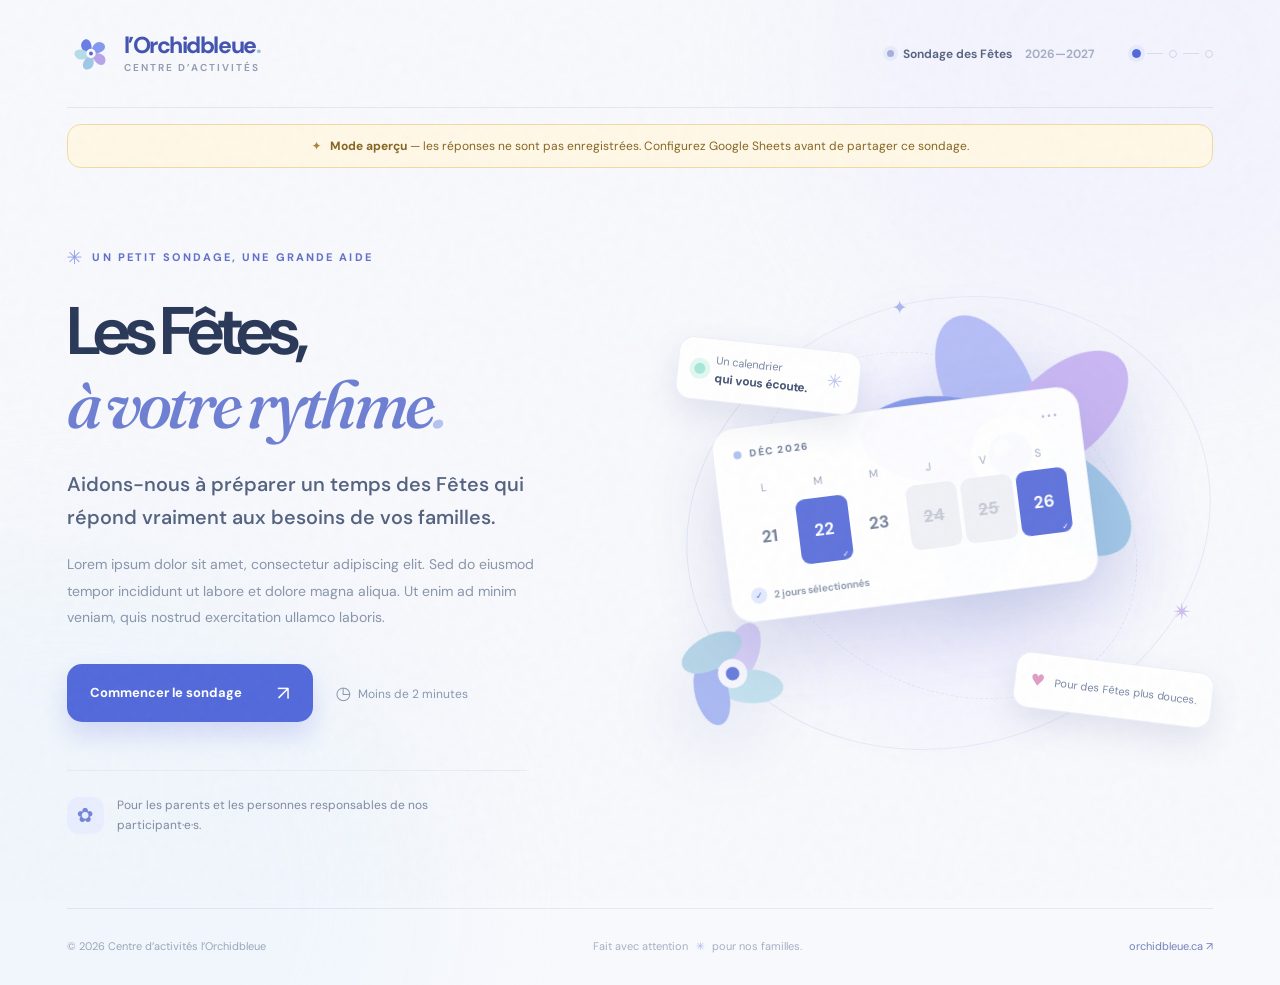
<file: index.html>
<!doctype html>
<html lang="fr-CA">
<head>
  <meta charset="utf-8">
  <meta name="viewport" content="width=device-width, initial-scale=1">
  <meta name="theme-color" content="#f6f7fc">
  <meta name="description" content="Sondage des besoins en services pendant le temps des Fêtes 2026–2027 du Centre d’activités l’Orchidbleue.">
  <title>Sondage des Fêtes · L’Orchidbleue</title>
  <link rel="icon" href="assets/favicon.svg" type="image/svg+xml">
  <link rel="preconnect" href="https://fonts.googleapis.com">
  <link rel="preconnect" href="https://fonts.gstatic.com" crossorigin>
  <link href="https://fonts.googleapis.com/css2?family=DM+Sans:wght@400;450;500;550;600;650;700;750&family=Fraunces:opsz,wght,SOFT,WONK@9..144,500,30,1;9..144,600,30,1&display=swap" rel="stylesheet">
  <link rel="stylesheet" href="styles.css">
  <script src="config.js" defer></script>
  <script src="https://cdnjs.cloudflare.com/ajax/libs/gsap/3.12.7/gsap.min.js" defer></script>
  <script src="app.js" defer></script>
</head>
<body>
  <div class="background-blur background-blur--top" aria-hidden="true"></div>
  <div class="background-blur background-blur--bottom" aria-hidden="true"></div>
  <div class="site-wrapper">
    <header class="site-header">
      <a class="brand" href="https://orchidbleue.ca/" target="_blank" rel="noopener noreferrer" aria-label="Visiter le site du Centre d’activités l’Orchidbleue (nouvel onglet)">
        <span class="brand-flower" aria-hidden="true">
          <svg viewBox="0 0 52 52" fill="none" xmlns="http://www.w3.org/2000/svg"><path d="M26 25.6C16.3 24.7 12.7 16.9 17.1 11.9c4.4-5 11.8-.1 9 13.7Z" fill="#6A7DE6"/><path d="M26.2 25.5c.3-9.8 6.6-14.8 12.3-11.5 5.7 3.4 2.5 12-12.3 11.5Z" fill="#8499EE"/><path d="M26 25.8c9.4-2.9 16.7 1.7 15.6 8.1-1 6.4-10.2 6.4-15.6-8.1Z" fill="#B8A3EB"/><path d="M25.8 25.8c5.6 8 3.3 16-3.2 17-6.5 1-9-7.9 3.2-17Z" fill="#9DC8E6"/><path d="M25.8 25.6c-5.6 8-14 8.2-17.1 2.5-3-5.7 4.6-11.2 17.1-2.5Z" fill="#B6DCE9"/><circle cx="26" cy="25.5" r="5.1" fill="#FBFAFF"/><circle cx="26" cy="25.5" r="2.1" fill="#5366D4"/></svg>
        </span>
        <span class="brand-copy"><span class="brand-name">l’Orchidbleue<span class="brand-dot">.</span></span><span class="brand-subtitle">Centre d’activités</span></span>
      </a>
      <div class="header-right">
        <span class="header-season"><span class="header-season-dot"></span> Sondage des Fêtes <span class="header-year">2026—2027</span></span>
        <div class="progress" aria-label="Progression du sondage"><span class="progress-dot is-active" data-progress="intro"></span><span class="progress-line"></span><span class="progress-dot" data-progress="calendar"></span><span class="progress-line"></span><span class="progress-dot" data-progress="success"></span></div>
      </div>
    </header>

    <div class="preview-banner" id="preview-banner" hidden role="status"><span class="preview-bubble" aria-hidden="true">✦</span> <strong>Mode aperçu</strong> — les réponses ne sont pas enregistrées. Configurez Google Sheets avant de partager ce sondage.</div>

    <main id="main">
      <section class="stage stage--intro" id="intro-stage" data-stage="intro" aria-labelledby="intro-title">
        <div class="intro-content">
          <div class="eyebrow"><span class="eyebrow-star" aria-hidden="true">✳</span> UN PETIT SONDAGE, UNE GRANDE AIDE</div>
          <h1 id="intro-title">Les Fêtes,<br> <span class="serif-script">à votre rythme<span class="period">.</span></span></h1>
          <p class="intro-lead">Aidons-nous à préparer un temps des Fêtes qui répond vraiment aux besoins de vos familles.</p>
          <p class="placeholder-intro" id="intro-placeholder">Lorem ipsum dolor sit amet, consectetur adipiscing elit. Sed do eiusmod tempor incididunt ut labore et dolore magna aliqua. Ut enim ad minim veniam, quis nostrud exercitation ullamco laboris.</p>
          <div class="intro-actions"><button class="button button-primary" type="button" id="start-button">Commencer le sondage <span class="button-arrow" aria-hidden="true">↗</span></button><span class="duration"><span aria-hidden="true">◷</span> Moins de 2 minutes</span></div>
          <div class="intro-divider"></div>
          <div class="intro-meta"><span class="meta-icon" aria-hidden="true">✿</span><span>Pour les parents et les personnes responsables de nos participant·e·s.</span></div>
        </div>
        <div class="intro-art" aria-hidden="true">
          <div class="art-orbit art-orbit--one"></div><div class="art-orbit art-orbit--two"></div>
          <div class="art-flower art-flower--main"><svg viewBox="0 0 300 300" fill="none" xmlns="http://www.w3.org/2000/svg"><g opacity=".98"><ellipse cx="150" cy="86" rx="42" ry="76" fill="#B5BDF7" transform="rotate(-7 150 86)"/><ellipse cx="211" cy="132" rx="42" ry="76" fill="#C8B6F3" transform="rotate(67 211 132)"/><ellipse cx="184" cy="209" rx="42" ry="76" fill="#A2C9E9" transform="rotate(146 184 209)"/><ellipse cx="105" cy="203" rx="42" ry="76" fill="#B8DCE9" transform="rotate(217 105 203)"/><ellipse cx="90" cy="117" rx="42" ry="76" fill="#879BEA" transform="rotate(292 90 117)"/></g><circle cx="150" cy="153" r="38" fill="#EDECFD"/><circle cx="150" cy="153" r="21" fill="#667BE1"/><circle cx="144" cy="144" r="8" fill="#D8E4FC" opacity=".7"/></svg></div>
          <div class="art-flower art-flower--small"><svg viewBox="0 0 100 100" fill="none"><ellipse cx="50" cy="30" rx="15" ry="29" fill="#D7D0F7"/><ellipse cx="68" cy="54" rx="15" ry="29" fill="#C4E2EF" transform="rotate(72 68 54)"/><ellipse cx="38" cy="72" rx="15" ry="29" fill="#AAB9F2" transform="rotate(144 38 72)"/><ellipse cx="25" cy="38" rx="15" ry="29" fill="#B7D6E9" transform="rotate(222 25 38)"/><circle cx="49" cy="49" r="13" fill="#F9F8FF"/><circle cx="49" cy="49" r="6" fill="#697DDD"/></svg></div>
          <div class="floating-note floating-note--top"><span class="note-glow"></span><span>Un calendrier<br><strong>qui vous écoute.</strong></span><span class="note-sparkle">✳</span></div>
          <div class="floating-calendar"><div class="floating-calendar-header"><span class="floating-dot"></span><span>DÉC 2026</span><span class="floating-more">•••</span></div><div class="floating-day-titles"><span>L</span><span>M</span><span>M</span><span>J</span><span>V</span><span>S</span></div><div class="floating-days"><span>21</span><span class="chosen">22<span class="mini-tick">✓</span></span><span>23</span><span class="blocked">24</span><span class="blocked">25</span><span class="chosen">26<span class="mini-tick">✓</span></span></div><div class="floating-calendar-foot"><span class="little-circle">✓</span> 2 jours sélectionnés</div></div>
          <div class="floating-note floating-note--bottom"><span class="note-heart">♥</span> Pour des Fêtes plus douces.</div>
          <span class="art-sparkle art-sparkle--one">✦</span><span class="art-sparkle art-sparkle--two">✴</span>
        </div>
      </section>

      <section class="stage stage--calendar" id="calendar-stage" data-stage="calendar" aria-labelledby="calendar-title" hidden>
        <div class="stage-topline"><button class="back-link" type="button" id="back-intro"><span aria-hidden="true">←</span> Retour à l’accueil</button><span class="question-counter">QUESTION <strong>01</strong> / 01</span></div>
        <div class="calendar-intro"><div class="eyebrow"><span class="eyebrow-star" aria-hidden="true">✳</span> VOS BESOINS PENDANT LES FÊTES</div><h2 id="calendar-title" tabindex="-1">Quels jours auriez-vous <span class="serif-script">besoin de nous&nbsp;?</span></h2><p>Sélectionnez toutes les dates pour lesquelles vous auriez besoin de nos services. Vous pouvez en choisir plusieurs.</p></div>
        <div class="survey-layout">
          <div class="date-groups" aria-label="Choix des journées">
            <article class="week-card"><div class="week-header"><div><span class="week-number">01 <span class="week-dash">/</span> 02</span><h3>Semaine du 21 décembre</h3></div><div class="week-range">21 — 26 DÉC.</div></div><div class="dates-grid" id="week-one"></div></article>
            <article class="week-card"><div class="week-header"><div><span class="week-number">02 <span class="week-dash">/</span> 02</span><h3>Semaine du 28 décembre</h3></div><div class="week-range">28 DÉC. — 02 JANV.</div></div><div class="dates-grid" id="week-two"></div></article>
            <div class="calendar-legend"><span><i class="legend-square legend-square--free"></i> Disponible</span><span><i class="legend-square legend-square--selected"></i> Sélectionné</span><span><i class="legend-square legend-square--blocked"></i> Journée non offerte</span></div>
          </div>
          <aside class="selection-sidebar" aria-labelledby="selection-title"><div class="sidebar-card"><span class="sidebar-icon" aria-hidden="true">✽</span><div class="sidebar-eyebrow">VOTRE RÉPONSE</div><h3 id="selection-title">Votre sélection</h3><div class="selection-counter"><span id="selection-count" aria-live="polite">0</span> <span id="selection-count-label">journée sélectionnée</span></div><div class="selection-chips" id="selection-chips"><p class="empty-selection">Vos journées choisies apparaîtront ici. <span aria-hidden="true">✦</span></p></div><div class="sidebar-divider"></div><label class="no-need-option" for="no-need"><input id="no-need" type="checkbox"><span class="custom-check" aria-hidden="true">✓</span><span>Nous n’aurons besoin d’aucun service pendant ces dates.</span></label><button class="button button-primary button-submit" type="button" id="submit-button" disabled>Envoyer ma réponse <span aria-hidden="true">↗</span></button><p class="submit-footnote"><span aria-hidden="true">◇</span> Sondage anonyme et sans engagement.</p><p class="form-error" id="submit-error" role="alert" hidden></p></div></aside>
        </div>
      </section>

      <section class="stage stage--success" id="success-stage" data-stage="success" aria-labelledby="success-title" hidden>
        <div class="success-container"><div class="success-emblem" aria-hidden="true"><span class="success-orbit"></span><svg viewBox="0 0 110 110" fill="none"><path d="M55 49C27 25 47 7 58 22c12-25 38-4 12 29 34-8 43 19 12 30-5 29-29 28-32-4-27 20-46-2-19-26 7-6 15-8 24-2Z" fill="#B6C2F5"/><circle cx="55" cy="56" r="23" fill="#EFF0FF"/><path d="m45 56 7 7 15-17" stroke="#5269D5" stroke-width="6" stroke-linecap="round" stroke-linejoin="round"/></svg><span class="spark success-spark--one">✦</span><span class="spark success-spark--two">✧</span></div><div class="eyebrow" id="success-eyebrow">MERCI POUR VOTRE PARTICIPATION</div><h2 id="success-title">C’est noté, <span class="serif-script">merci beaucoup&nbsp;!</span></h2><p class="success-description" id="success-description">Votre réponse a bien été enregistrée. Vos choix nous aideront à mieux planifier nos services pendant le temps des Fêtes.</p><div class="success-summary"><div class="success-summary-heading"><span>RÉCAPITULATIF DE VOTRE RÉPONSE</span><span class="success-summary-icon">✳</span></div><div class="success-summary-days" id="success-summary-days"></div></div><button class="button button-outline" type="button" id="edit-button">Modifier ma réponse <span aria-hidden="true">↗</span></button><p class="success-footnote">Un grand merci de la part de toute l’équipe de l’Orchidbleue <span aria-hidden="true">♥</span></p></div>
      </section>
    </main>

    <footer class="site-footer"><span>© 2026 Centre d’activités l’Orchidbleue</span><span class="footer-middle">Fait avec attention <span aria-hidden="true">✳</span> pour nos familles.</span><a href="https://orchidbleue.ca/" target="_blank" rel="noopener noreferrer">orchidbleue.ca <span aria-hidden="true">↗</span></a></footer>
  </div>
  <iframe id="response-frame" name="orchid-response-frame" title="Confirmation du sondage" hidden tabindex="-1"></iframe>
  <form id="response-form" target="orchid-response-frame" method="POST" hidden><input type="hidden" name="payload" id="response-payload"></form>
</body>
</html>
</file>
<file: styles.css>
:root{color-scheme:light;--bg:#f8f9fd;--ink:#293858;--muted:#78849c;--blue:#5269db;--blue-dark:#3e54c3;--soft-blue:#eff2ff;--pale-lav:#f1edfb;--line:#e8ebf3;--white:#fff;--shadow:0 22px 55px rgba(47,60,110,.055);--radius:24px}
*{box-sizing:border-box}html{scroll-behavior:smooth}body{margin:0;min-height:100vh;background:var(--bg);font:16px/1.5 'DM Sans',system-ui,-apple-system,BlinkMacSystemFont,'Segoe UI',sans-serif;color:var(--ink);-webkit-font-smoothing:antialiased}body::before{content:"";position:fixed;inset:0;pointer-events:none;opacity:.23;background-image:url("data:image/svg+xml,%3Csvg viewBox='0 0 160 160' xmlns='http://www.w3.org/2000/svg'%3E%3Cfilter id='n'%3E%3CfeTurbulence type='fractalNoise' baseFrequency='.6' numOctaves='3' stitchTiles='stitch'/%3E%3C/filter%3E%3Crect width='100%25' height='100%25' filter='url(%23n)' opacity='.16'/%3E%3C/svg%3E");z-index:5}button,input{font:inherit}button{cursor:pointer}button:focus-visible,a:focus-visible,input:focus-visible{outline:3px solid #9eb5ff;outline-offset:4px}a{color:inherit;text-decoration:none}[hidden]{display:none!important}.background-blur{position:fixed;z-index:0;pointer-events:none;border-radius:50%;filter:blur(70px)}.background-blur--top{top:-210px;right:-150px;width:600px;height:540px;background:#eeedff;opacity:.45}.background-blur--bottom{bottom:-340px;left:-310px;width:750px;height:700px;background:#e7f3fb;opacity:.42}.site-wrapper{position:relative;z-index:1;min-height:100vh;display:flex;flex-direction:column;max-width:1536px;margin:0 auto;padding:0 clamp(22px,5.2vw,88px)}.site-header{height:108px;display:flex;align-items:center;justify-content:space-between;border-bottom:1px solid rgba(126,141,174,.16);gap:14px}.brand{display:inline-flex;align-items:center;gap:9px;width:max-content}.brand-flower{width:48px;height:48px;display:block;transition:transform .5s cubic-bezier(.2,.85,.3,1)}.brand:hover .brand-flower{transform:rotate(42deg)}.brand-flower svg{display:block;width:100%;height:100%}.brand-copy{display:flex;flex-direction:column;line-height:1.05}.brand-name{font-size:23px;font-weight:750;letter-spacing:-1.45px;color:#4253b0}.brand-dot{color:#97c3e6}.brand-subtitle{font-size:10px;color:#939cb1;font-weight:650;text-transform:uppercase;letter-spacing:2px;margin-top:6px}.header-right{display:flex;align-items:center;gap:38px}.header-season{display:flex;align-items:center;gap:9px;color:#566380;font-size:12px;font-weight:650;white-space:nowrap}.header-season-dot{width:7px;height:7px;display:inline-block;border-radius:50%;background:#a5aedf;box-shadow:0 0 0 4px #e8ebfa}.header-year{color:#a4acc3;margin-left:4px}.progress{display:flex;align-items:center;gap:6px}.progress-dot{width:8px;height:8px;border-radius:50%;border:1.5px solid #cfd6e9;background:transparent;transition:background .3s,transform .3s,border-color .3s}.progress-dot.is-active{width:9px;height:9px;border-color:var(--blue);background:var(--blue);box-shadow:0 0 0 4px #e7eafd}.progress-dot.is-complete{background:#a8b7ef;border-color:#a8b7ef}.progress-line{width:16px;height:1px;background:#d7dded}.preview-banner{background:#fff8e7;border:1px solid #f1db9e;border-radius:14px;margin:16px 0 0;padding:12px 18px;font-size:12px;color:#856521;text-align:center}.preview-bubble{color:#ad8440;margin-right:5px}.site-wrapper main{flex:1;display:flex;flex-direction:column}.stage{flex:1}.stage--intro{display:grid;grid-template-columns:1.02fr 1fr;align-items:center;gap:clamp(30px,5vw,75px);padding:54px 0 68px;min-height:min(760px,calc(100vh - 186px))}.intro-content{padding:26px 0 4px;max-width:630px}.eyebrow{display:flex;align-items:center;gap:10px;color:#6171c9;font-size:11px;font-weight:750;letter-spacing:2.1px;text-transform:uppercase}.eyebrow-star{font-size:19px;line-height:1;color:#8ea3ea;letter-spacing:0}.intro-content h1{font-weight:650;font-size:clamp(50px,5.25vw,88px);letter-spacing:-5px;line-height:1.085;margin:28px 0 26px;white-space:nowrap}.serif-script{font-family:'Fraunces',Georgia,serif;color:#6e7fd3;font-weight:500;font-style:italic;letter-spacing:-.057em}.period{color:#b5c3ef}.intro-lead{font-weight:550;color:#53627f;font-size:clamp(17px,1.55vw,20px);line-height:1.65;max-width:490px;margin:0 0 18px}.placeholder-intro{max-width:480px;color:#8995aa;font-size:14px;line-height:1.9;margin:0}.intro-actions{margin-top:33px;display:flex;align-items:center;gap:23px;flex-wrap:wrap}.button{border:0;border-radius:15px;min-height:58px;padding:0 23px;display:inline-flex;align-items:center;justify-content:center;gap:35px;font-weight:700;font-size:13px;transition:transform .2s,box-shadow .2s,background .2s}.button:hover:not(:disabled){transform:translateY(-3px)}.button:active:not(:disabled){transform:translateY(0)}.button-primary{background:var(--blue);color:white;box-shadow:0 13px 24px rgba(83,105,219,.2)}.button-primary:hover:not(:disabled){background:var(--blue-dark);box-shadow:0 18px 30px rgba(83,105,219,.27)}.button:disabled{opacity:.48;cursor:not-allowed;box-shadow:none}.button-arrow{font-size:20px;font-weight:400}.duration{color:#8a97b0;font-size:12px;white-space:nowrap}.duration span{font-size:18px;vertical-align:-1px;margin-right:4px}.intro-divider{max-width:460px;border-top:1px solid var(--line);margin-top:48px}.intro-meta{display:flex;align-items:center;max-width:440px;gap:13px;margin-top:25px;color:#7f8aa0;font-size:12px;line-height:1.65}.meta-icon{width:37px;min-width:37px;height:37px;display:grid;place-items:center;border-radius:12px;color:#7385d8;font-size:20px;background:#e9eeff}.intro-art{position:relative;height:min(560px,43vw);min-height:430px;isolation:isolate}.intro-art:before{position:absolute;content:"";inset:5% 5% 7% 6%;background:radial-gradient(ellipse,#eef1ff 0%,#f2f2ff 40%,rgba(245,246,253,0) 73%);border-radius:50%;z-index:-2}.art-orbit{position:absolute;border:1px solid #e6e9f7;border-radius:50%;transform:rotate(-17deg)}.art-orbit--one{inset:8% 0% 11% 1%}.art-orbit--two{inset:20% 12% 22% 12%;transform:rotate(33deg);border-style:dashed;border-color:#e4e7f4}.art-flower{position:absolute;filter:drop-shadow(4px 28px 35px rgba(82,105,177,.12))}.art-flower--main{top:8%;right:9%;width:58%;transform:rotate(-18deg)}.art-flower--small{width:21%;left:0;bottom:14%;transform:rotate(18deg)}.art-flower svg{display:block;width:100%}.floating-calendar{position:absolute;top:28%;left:8%;width:min(72%,370px);padding:19px 20px 17px;background:rgba(255,255,255,.97);border:1px solid #ebedf8;border-radius:23px;box-shadow:0 28px 70px rgba(64,80,157,.18);transform:rotate(-8deg)}.floating-calendar-header{display:flex;align-items:center;gap:8px;font-size:10px;font-weight:750;letter-spacing:1.6px;color:#727f9d}.floating-dot{width:8px;height:8px;border-radius:50%;background:#b1c3f0}.floating-more{margin-left:auto;color:#b7c0d6;letter-spacing:2px}.floating-day-titles,.floating-days{display:grid;grid-template-columns:repeat(6,minmax(0,1fr));gap:4px;text-align:center}.floating-day-titles{margin-top:20px;font-size:11px;color:#9ba6be}.floating-days{margin-top:8px}.floating-days>span{aspect-ratio:.78;display:grid;place-items:center;font-size:17px;font-weight:700;border-radius:9px;position:relative;color:#78849c}.floating-days>span.chosen{background:#6174dc;color:#fff}.floating-days>span.blocked{color:#c4cad5;background:#f0f1f6;text-decoration:line-through}.mini-tick{position:absolute;bottom:0;right:4px;font-size:8px}.floating-calendar-foot{margin-top:17px;font-weight:650;font-size:10px;color:#8a97ae;display:flex;align-items:center;gap:7px}.little-circle{display:grid;place-items:center;border-radius:50%;background:#e3eafe;color:#5971d8;width:16px;height:16px;font-size:9px}.floating-note{position:absolute;display:flex;align-items:center;z-index:3;background:white;border:1px solid #edf0f8;border-radius:15px;box-shadow:0 13px 33px rgba(57,71,134,.12);color:#7987a5}.floating-note--top{top:16%;left:0;padding:13px 16px;gap:10px;font-size:11px;line-height:1.5;transform:rotate(6deg)}.floating-note--top strong{color:#465575;font-size:12px}.note-glow{width:11px;height:11px;background:#a9e7d9;border-radius:50%;box-shadow:0 0 0 5px #e2f8f0}.note-sparkle{font-size:19px;color:#bbc6f0;margin-left:8px}.floating-note--bottom{right:0;bottom:16%;padding:15px;font-size:11px;gap:10px;transform:rotate(7deg)}.note-heart{color:#df9ec5;font-size:16px}.art-sparkle{position:absolute;color:#acb8ef}.art-sparkle--one{top:7%;left:40%;font-size:19px}.art-sparkle--two{right:4%;bottom:32%;font-size:24px;color:#cdbfed}.site-footer{min-height:77px;display:flex;gap:18px;justify-content:space-between;align-items:center;border-top:1px solid rgba(126,141,174,.16);color:#9aa6b9;font-size:11px}.site-footer a{color:#7283b9}.site-footer a:hover{text-decoration:underline}.footer-middle{color:#a6afc2}.footer-middle span{color:#acb8ec;margin:0 4px}
/* Calendar screen */
.stage--calendar{padding:29px 0 78px}.stage-topline{display:flex;align-items:center;justify-content:space-between}.back-link{padding:8px 0;border:0;background:transparent;font-size:12px;font-weight:650;color:#8490a8;display:inline-flex;gap:10px;align-items:center}.back-link:hover{color:var(--blue)}.back-link span{font-size:19px}.question-counter{font-size:11px;letter-spacing:1.8px;font-weight:650;color:#abb4c8}.question-counter strong{color:#6c7fc8}.calendar-intro{max-width:850px;margin:31px 0 35px}.calendar-intro h2{font-size:clamp(34px,3.8vw,56px);font-weight:650;letter-spacing:-2.7px;line-height:1.13;margin:18px 0}.calendar-intro p{margin:0;color:#8290a5;font-size:14px;line-height:1.7;max-width:610px}.survey-layout{display:grid;grid-template-columns:minmax(0,1fr) 294px;align-items:start;gap:25px}.date-groups{display:flex;flex-direction:column;gap:19px;min-width:0}.week-card{padding:24px 25px 26px;background:#fff;border-radius:22px;border:1px solid #ebedf7;box-shadow:var(--shadow)}.week-header{display:flex;align-items:center;justify-content:space-between;margin-bottom:22px;gap:8px}.week-header>div{display:flex;gap:14px;align-items:center}.week-number{font-size:10px;font-weight:750;color:#788be0;white-space:nowrap;letter-spacing:.5px}.week-dash{color:#bbc4e8;margin:0 3px}.week-header h3{font-size:17px;letter-spacing:-.4px;font-weight:650;margin:0}.week-range{border-radius:8px;background:#f4f6ff;color:#8592c4;padding:8px 10px;white-space:nowrap;font-size:9px;letter-spacing:.5px;font-weight:750}.dates-grid{display:grid;grid-template-columns:repeat(6,minmax(0,1fr));gap:10px}.date-tile{position:relative;display:flex;flex-direction:column;align-items:center;justify-content:center;gap:5px;min-width:0;min-height:116px;border:1px solid #eef0f6;background:#fbfcff;border-radius:14px;color:#67758e;transition:border-color .23s,background .23s,transform .25s cubic-bezier(.2,1.2,.2,1),box-shadow .25s;overflow:hidden}.date-tile .day-name{font-size:10px;font-weight:750;color:#a2acc0;text-transform:uppercase;letter-spacing:1px}.date-tile .day-number{font-size:34px;font-weight:650;line-height:1.14;letter-spacing:-1.6px;color:#455579}.date-tile .day-month{font-size:9px;line-height:1;font-weight:700;letter-spacing:.45px;color:#b0b8c9}.date-tile:not(:disabled):hover{transform:translateY(-4px);border-color:#a6b4ee;box-shadow:0 9px 23px rgba(94,114,204,.12);background:#f6f7ff}.date-tile.is-selected{background:#5b70dd;border-color:#5b70dd;box-shadow:0 8px 17px rgba(82,108,219,.20)}.date-tile.is-selected .day-name,.date-tile.is-selected .day-number,.date-tile.is-selected .day-month{color:#fff}.date-tile .selected-check{position:absolute;right:7px;top:6px;background:#fff;color:#5b70dd;border-radius:50%;width:20px;height:20px;display:grid;place-items:center;font-size:10px;font-weight:bold;transform:scale(.4);opacity:0;transition:transform .23s,opacity .23s}.date-tile.is-selected .selected-check{transform:scale(1);opacity:1}.date-tile:disabled{cursor:not-allowed;background:repeating-linear-gradient(135deg,#f7f8fa,#f7f8fa 7px,#f0f1f6 7px,#f0f1f6 8px);border-color:#eff0f4}.date-tile:disabled .day-name,.date-tile:disabled .day-number,.date-tile:disabled .day-month{color:#c4cad6}.date-tile:disabled .day-number{text-decoration:line-through;text-decoration-color:#b6bfce;text-decoration-thickness:1px}.date-tile .closed-text{font-size:8px;font-weight:700;letter-spacing:1.1px;line-height:1.2;color:#b2bac8;text-transform:uppercase}.calendar-legend{display:flex;gap:21px;align-items:center;flex-wrap:wrap;padding:3px 0 0 7px;font-size:11px;color:#929db0}.calendar-legend>span{display:flex;align-items:center;gap:6px}.legend-square{width:10px;height:10px;border-radius:3px;display:inline-block;border:1px solid #e1e6f2}.legend-square--free{background:white}.legend-square--selected{background:#5b70dd;border-color:#5b70dd}.legend-square--blocked{background:#e5e8ed;border-color:#e5e8ed}.sidebar-card{position:sticky;top:20px;padding:28px 23px 22px;background:#fff;border-radius:22px;border:1px solid #eaecf6;box-shadow:var(--shadow)}.sidebar-icon{display:grid;place-items:center;width:39px;height:39px;border-radius:11px;background:#eff1fe;color:#778adf;font-size:23px;margin-bottom:26px}.sidebar-eyebrow{font-size:10px;color:#9ca9bd;letter-spacing:1.8px;font-weight:750}.sidebar-card h3{font-size:22px;letter-spacing:-.8px;font-weight:700;margin:6px 0 13px}.selection-counter{color:#8b98af;font-size:12px}.selection-counter #selection-count{font-family:'Fraunces',Georgia,serif;color:#5b70d3;font-size:32px;line-height:1.1;margin-right:6px}.selection-chips{margin-top:18px;min-height:95px;display:flex;align-content:flex-start;align-items:flex-start;gap:8px;flex-wrap:wrap}.empty-selection{margin:0;color:#a9b2c2;font-size:12px;line-height:1.7}.empty-selection span{color:#8a9fe6}.date-chip{border-radius:8px;background:#f0f3ff;color:#566cc4;padding:6px 9px;font-size:11px;font-weight:700;white-space:nowrap}.sidebar-divider{border-top:1px solid #eceef7;margin:7px 0 19px}.no-need-option{position:relative;display:flex;gap:9px;align-items:flex-start;font-size:11px;color:#7d899e;line-height:1.5;cursor:pointer}.no-need-option input{position:absolute;opacity:0;width:18px;height:18px;top:0;left:0}.custom-check{border:1.5px solid #cbd5eb;width:18px;min-width:18px;height:18px;border-radius:5px;color:transparent;display:grid;place-items:center;font-size:11px;margin-top:1px;transition:background .2s}.no-need-option input:checked+.custom-check{background:#5b70dd;color:white;border-color:#5b70dd}.no-need-option input:focus-visible+.custom-check{outline:3px solid #9eb5ff;outline-offset:3px}.button-submit{width:100%;min-height:51px;gap:15px;justify-content:space-between;font-size:12px;padding:0 15px;margin-top:21px;border-radius:12px}.button-submit span{font-size:19px;font-weight:400}.submit-footnote{text-align:center;color:#a4aec2;font-size:10px;margin:13px 0 0}.submit-footnote span{font-size:15px;color:#b5c0db;vertical-align:-1px}.form-error{border-radius:10px;background:#fff0f1;color:#ae4152;padding:10px;font-size:12px;line-height:1.5;margin:13px 0 0}.stage--success{display:grid;place-items:center;padding:45px 0 85px}.success-container{text-align:center;max-width:590px;margin:0 auto}.success-emblem{width:124px;height:124px;position:relative;display:grid;place-items:center;margin:0 auto 24px}.success-emblem svg{width:98px;height:98px;position:relative;z-index:1;filter:drop-shadow(0 12px 18px rgba(82,105,215,.17))}.success-orbit{position:absolute;inset:4px;border-radius:50%;border:1px dashed #d8dffc}.spark{position:absolute;color:#bdc7ef;font-size:21px}.success-spark--one{top:-8px;right:-30px}.success-spark--two{bottom:1px;left:-24px}.success-container .eyebrow{justify-content:center}.success-container h2{font-size:clamp(37px,4.2vw,56px);line-height:1.17;letter-spacing:-2.4px;margin:15px auto}.success-description{max-width:495px;margin:0 auto;color:#8390a8;font-size:14px;line-height:1.85}.success-summary{text-align:left;margin:30px auto 23px;background:white;border:1px solid #e7ebf8;border-radius:20px;padding:24px 26px;box-shadow:var(--shadow);max-width:470px}.success-summary-heading{display:flex;align-items:center;justify-content:space-between;font-size:10px;font-weight:750;letter-spacing:1.4px;color:#8593b5}.success-summary-icon{font-size:18px;color:#99a9ed}.success-summary-days{display:flex;gap:9px;flex-wrap:wrap;margin-top:20px}.success-summary-days .date-chip{font-size:12px;padding:8px 11px}.success-summary-days .none{color:#687b9f;font-size:13px}.button-outline{background:transparent;color:#5168d7;border:1px solid #c8d1fa;min-height:49px;border-radius:12px}.button-outline:hover{background:#edf0ff}.success-footnote{margin:22px 0 0;color:#a4aec1;font-size:12px}.success-footnote span{color:#cf9fbc}.button.is-loading{cursor:wait;opacity:.75}.button.is-loading span{animation:rotate-in .8s linear infinite}@keyframes rotate-in{to{transform:rotate(360deg)}}
@media(min-width:1500px){.stage--intro{min-height:740px}.intro-art{height:580px}.intro-content h1{font-size:80px}}@media(max-width:1120px){.site-wrapper{padding:0 37px}.intro-content h1{font-size:clamp(47px,5.4vw,67px);letter-spacing:-3px}.intro-art{min-height:375px}.survey-layout{grid-template-columns:minmax(0,1fr) 255px;gap:17px}.week-card{padding:20px 18px 22px}.date-tile{min-height:106px}.date-tile .day-number{font-size:30px}.dates-grid{gap:7px}.sidebar-card{padding:24px 18px}}@media(max-width:850px){.site-header{height:94px}.stage--intro{grid-template-columns:1fr;gap:10px;padding:46px 0 46px}.intro-content{max-width:700px;padding:0}.intro-content h1{font-size:clamp(50px,8vw,74px)}.intro-art{height:430px;min-height:0;max-width:570px;width:100%;margin:0 auto}.art-flower--main{width:48%}.floating-calendar{top:22%;left:17%;width:65%}.floating-note--top{top:13%;left:2%}.floating-note--bottom{bottom:7%;right:3%}.survey-layout{grid-template-columns:1fr;gap:21px}.selection-sidebar{order:2}.sidebar-card{position:static;padding:22px 26px;display:grid;grid-template-columns:1fr 1fr;column-gap:25px;align-items:start}.sidebar-icon{display:none}.sidebar-eyebrow,.sidebar-card h3,.selection-counter,.selection-chips{grid-column:1}.sidebar-divider{display:none}.no-need-option{grid-column:2;grid-row:1/4;align-self:center;margin-top:17px}.button-submit{grid-column:2;grid-row:4;margin-top:6px}.submit-footnote{grid-column:2;margin-top:3px}.form-error{grid-column:1/-1}.selection-chips{min-height:0;margin-bottom:2px}.week-card{padding:24px}.date-tile{min-height:108px}}@media(max-width:600px){.site-wrapper{padding:0 19px}.site-header{height:82px}.brand-flower{width:41px;height:41px}.brand-name{font-size:19px}.brand-subtitle{font-size:9px;letter-spacing:1.3px}.header-right{gap:15px}.header-season{display:none}.progress-line{width:9px}.site-footer{padding:19px 0;min-height:74px;gap:6px;flex-wrap:wrap}.site-footer>span:first-child{flex-basis:100%}.footer-middle{display:none}.stage--intro{padding:49px 0 45px}.intro-content h1{font-size:clamp(47px,10vw,64px);letter-spacing:-3.2px;margin:22px 0}.intro-content .eyebrow,.calendar-intro .eyebrow{font-size:9px;letter-spacing:1.5px}.intro-lead{font-size:16px;line-height:1.6}.placeholder-intro{font-size:13px}.intro-actions{gap:15px;margin-top:27px}.button{min-height:54px}.intro-divider{margin-top:33px}.intro-art{height:310px;min-height:0;margin:22px auto 0}.art-flower--main{width:55%;right:6%}.art-flower--small{width:20%;bottom:3%}.floating-calendar{top:22%;left:13%;width:73%;padding:14px 12px 12px}.floating-calendar-header{font-size:8px}.floating-day-titles{margin-top:10px}.floating-days>span{font-size:12px}.floating-calendar-foot{margin-top:9px;font-size:9px}.floating-note--top{top:3%;left:0;padding:8px 10px;font-size:9px}.floating-note--top strong{font-size:10px}.floating-note--bottom{right:-1%;bottom:4%;padding:9px;font-size:8px}.art-orbit--one{inset:3% 2%}.calendar-intro{margin:25px 0 25px}.calendar-intro h2{font-size:clamp(34px,8.8vw,48px);letter-spacing:-1.9px;margin:17px 0 14px}.calendar-intro p{font-size:13px}.stage--calendar{padding:19px 0 46px}.week-card{padding:19px 13px 18px;border-radius:17px}.week-header{align-items:flex-start;gap:5px;margin-bottom:17px}.week-header>div{display:block}.week-number{display:block;font-size:9px;margin-bottom:4px}.week-header h3{font-size:15px}.week-range{font-size:8px;padding:7px}.dates-grid{grid-template-columns:repeat(3,minmax(0,1fr));gap:9px}.date-tile{min-height:104px;border-radius:12px}.date-tile .day-number{font-size:33px}.calendar-legend{gap:11px;font-size:10px}.sidebar-card{display:block;padding:23px 20px}.sidebar-icon{display:none}.sidebar-card h3{margin:4px 0 8px}.selection-chips{min-height:50px;margin:14px 0 0}.sidebar-divider{display:block;margin:13px 0 18px}.no-need-option{margin:0}.button-submit{margin-top:20px}.submit-footnote{margin-top:9px}.stage--success{padding:58px 0}.success-container h2{font-size:39px}.success-container .eyebrow{font-size:9px}.success-description{font-size:13px}.success-summary{padding:20px}.preview-banner{font-size:11px;text-align:left}.duration{font-size:11px}}
@media(max-width:375px){.intro-content h1{font-size:43px}.button-primary{gap:12px;padding:0 17px;font-size:12px}.duration{font-size:10px}.week-range{max-width:116px;white-space:normal;text-align:right}.floating-note--bottom{right:2%}}
@media(prefers-reduced-motion:reduce){*,*::before,*::after{animation-duration:.01ms!important;transition-duration:.01ms!important;scroll-behavior:auto!important}}
/* Cache visuellement un élément tout en le conservant pour les lecteurs d’écran. */
.visually-hidden{position:absolute!important;width:1px!important;height:1px!important;padding:0!important;margin:-1px!important;overflow:hidden!important;clip:rect(0,0,0,0)!important;white-space:nowrap!important;border:0!important}
</file>
